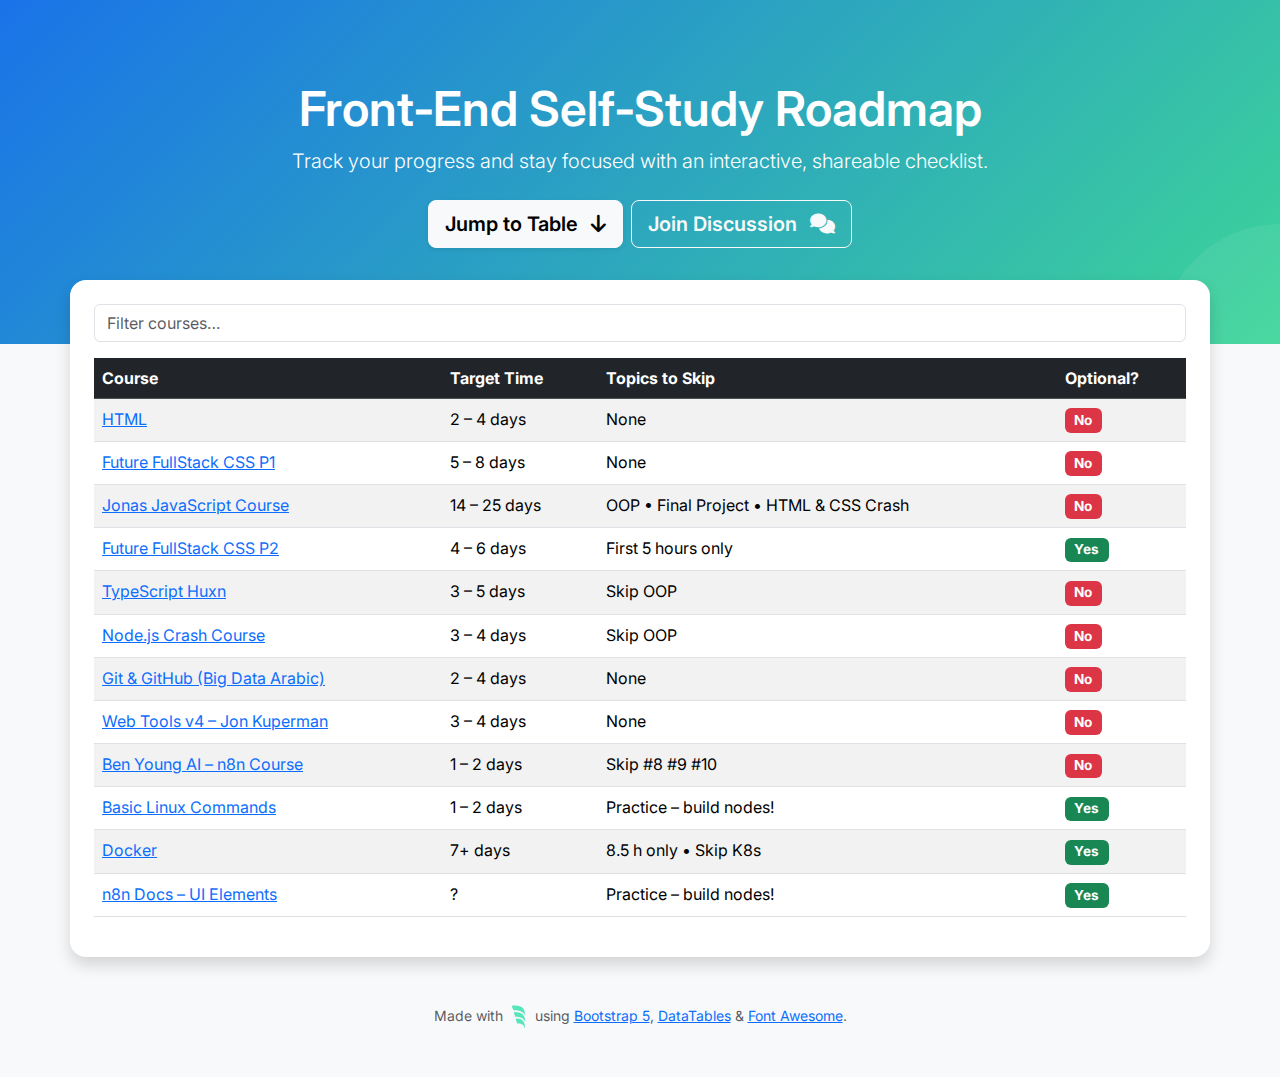
<file: index.html>
<!DOCTYPE html>
<html lang="en">
<head>
  <meta charset="UTF-8" />
  <meta http-equiv="X-UA-Compatible" content="IE=edge" />
  <meta name="viewport" content="width=device-width, initial-scale=1.0" />
  <meta name="description" content="Interactive roadmap for learning front-end development with a focus on n8n custom node creation" />
  <meta name="keywords" content="n8n, frontend, development, roadmap, learning" />
  <meta name="author" content="n8n Learning Roadmap" />
  <link rel="icon" href="img/favicon.svg" type="image/svg+xml" />
  <title>Front‑End Learning Roadmap</title>

  <!-- Google Fonts -->
  <link href="https://fonts.googleapis.com/css2?family=Inter:wght@400;500;600;700&display=swap" rel="stylesheet" />

  <!-- Bootstrap 5 (CSS) -->
  <link href="https://cdn.jsdelivr.net/npm/bootstrap@5.3.3/dist/css/bootstrap.min.css" rel="stylesheet" />

  <!-- Font Awesome Icons -->
  <link href="https://cdnjs.cloudflare.com/ajax/libs/font-awesome/6.5.0/css/all.min.css" rel="stylesheet" />

  <!-- DataTables (CSS) – if CDN unreachable we still fall back gracefully -->
  <link href="https://cdn.datatables.net/v/bs5/dt-2.0.0/datatables.min.css" rel="stylesheet" onerror="this.disabled=true;" />

  <!-- Custom CSS -->  
  <link href="css/styles.css" rel="stylesheet" />
</head>
<body>
  <!-- Hero / Header -->
  <header class="hero text-center">
    <div class="container">
      <h1 class="display-5 fw-semibold">Front‑End Self‑Study Roadmap</h1>
      <p class="lead mb-4">Track your progress and stay focused with an interactive, shareable checklist.</p>
      <div class="d-flex justify-content-center gap-2">
        <a href="#roadmap" class="btn btn-light btn-lg fw-semibold shadow-sm">Jump to Table <i class="fa fa-arrow-down ms-2"></i></a>
        <a href="comments.html" class="btn btn-outline-light btn-lg fw-semibold">Join Discussion <i class="fa fa-comments ms-2"></i></a>
      </div>
    </div>
  </header>

  <!-- Roadmap Table -->
  <section id="roadmap" class="datatable-container container bg-white shadow p-4 rounded-4">
    <div class="table-responsive">
      <table id="learningTable" class="table table-striped table-hover w-100">
        <thead class="table-dark">
          <tr>
            <th>Course</th>
            <th>Target Time</th>
            <th>Topics to Skip</th>
            <th>Optional?</th>
          </tr>
        </thead>
        <tbody></tbody>
      </table>
    </div>
  </section>

  <footer class="py-5 text-center small text-muted">
    <div class="container">
      Made with <a id="windsurf-referral" href="https://windsurf.com/refer?referral_code=nxaj37gi6b4dw008" target="_blank"><img src="img/windsurf-logo.svg" alt="Windsurf Logo" width="24" height="24"></a> using <a href="https://getbootstrap.com/" target="_blank">Bootstrap 5</a>, <a href="https://datatables.net/" target="_blank">DataTables</a> &amp; <a href="https://fontawesome.com/" target="_blank">Font Awesome</a>.
    </div>
  </footer>

  <!-- JS Dependencies (deferred) -->
  <script src="https://cdn.jsdelivr.net/npm/bootstrap@5.3.3/dist/js/bootstrap.bundle.min.js" defer></script>
  <script src="https://cdn.datatables.net/v/bs5/dt-2.0.0/datatables.min.js" defer onerror="console.warn('DataTables CDN blocked – falling back to vanilla table');"></script>

  <!-- App logic -->
  <script src="js/main.js" defer></script>
</body>
</html>
</file>
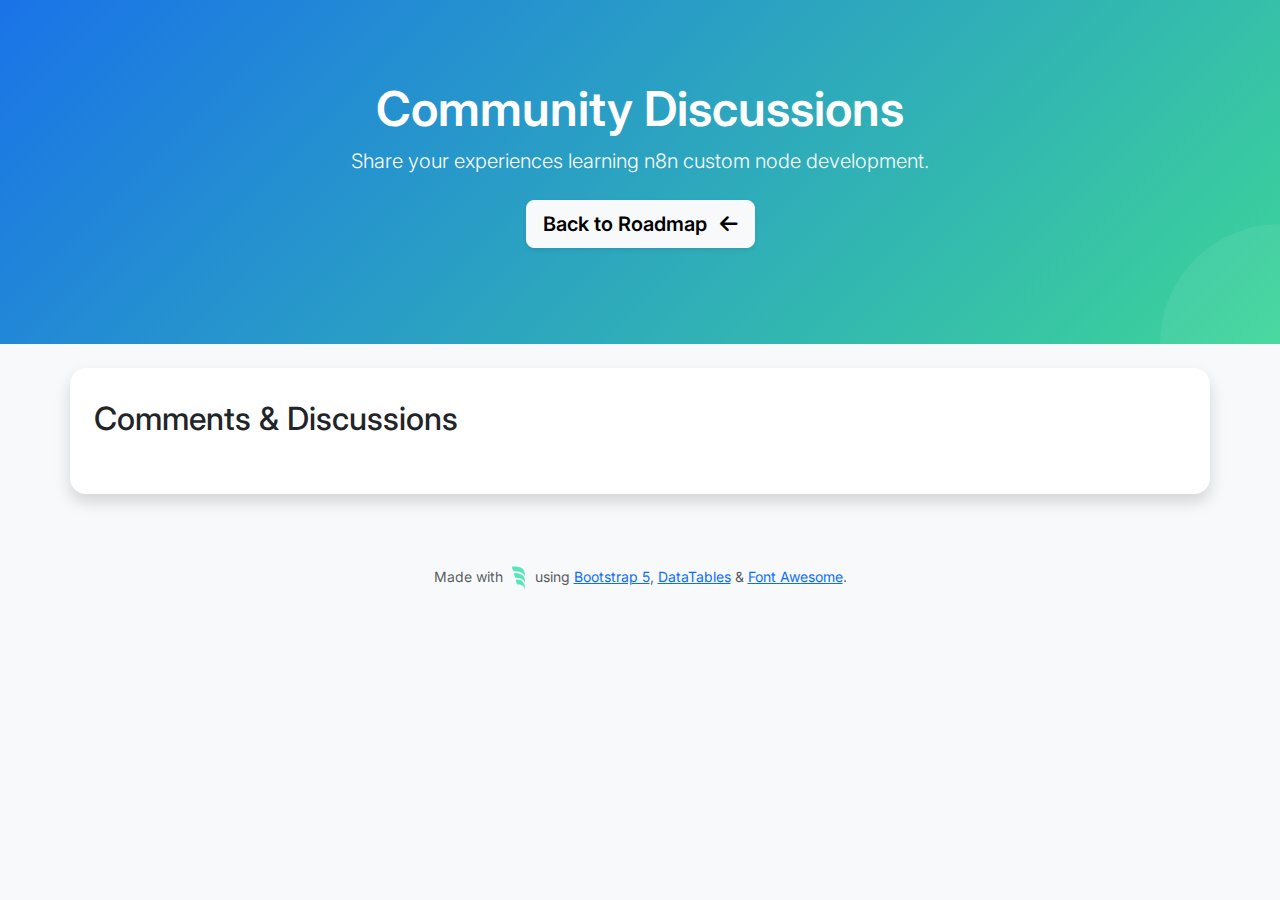
<file: comments.html>
<!DOCTYPE html>
<html lang="en">
<head>
  <meta charset="UTF-8" />
  <meta http-equiv="X-UA-Compatible" content="IE=edge" />
  <meta name="viewport" content="width=device-width, initial-scale=1.0" />
  <meta name="description" content="Community discussions about n8n custom node development" />
  <meta name="keywords" content="n8n, frontend, development, roadmap, learning, comments" />
  <meta name="author" content="n8n Learning Roadmap" />
  <link rel="icon" href="img/favicon.svg" type="image/svg+xml" />
  <title>Comments - Front‑End Learning Roadmap</title>

  <!-- Google Fonts -->
  <link href="https://fonts.googleapis.com/css2?family=Inter:wght@400;500;600;700&display=swap" rel="stylesheet" />

  <!-- Bootstrap 5 (CSS) -->
  <link href="https://cdn.jsdelivr.net/npm/bootstrap@5.3.3/dist/css/bootstrap.min.css" rel="stylesheet" />

  <!-- Font Awesome Icons -->
  <link href="https://cdnjs.cloudflare.com/ajax/libs/font-awesome/6.5.0/css/all.min.css" rel="stylesheet" />

  <!-- Custom CSS -->
  <link href="css/styles.css" rel="stylesheet" />
</head>
<body>
  <!-- Hero / Header -->
  <header class="hero text-center">
    <div class="container">
      <h1 class="display-5 fw-semibold">Community Discussions</h1>
      <p class="lead mb-4">Share your experiences learning n8n custom node development.</p>
      <a href="index.html" class="btn btn-light btn-lg fw-semibold shadow-sm">Back to Roadmap <i class="fa fa-arrow-left ms-2"></i></a>
    </div>
  </header>

  <!-- Comments Section -->
  <section class="container bg-white shadow p-4 rounded-4 my-4">
    <div id="comments" class="py-2">
      <h2 class="mb-4">Comments & Discussions</h2>
      <!-- Giscus will be injected here -->
      <div class="giscus"></div>
    </div>
  </section>

  <footer class="py-5 text-center small text-muted">
    <div class="container">
      Made with <a id="windsurf-referral" href="https://windsurf.com/refer?referral_code=nxaj37gi6b4dw008" target="_blank"><img src="img/windsurf-logo.svg" alt="Windsurf Logo" width="24" height="24"></a> using <a href="https://getbootstrap.com/" target="_blank">Bootstrap 5</a>, <a href="https://datatables.net/" target="_blank">DataTables</a> &amp; <a href="https://fontawesome.com/" target="_blank">Font Awesome</a>.
    </div>
  </footer>

  <!-- JS Dependencies -->
  <script src="https://cdn.jsdelivr.net/npm/bootstrap@5.3.3/dist/js/bootstrap.bundle.min.js" defer></script>
  
  <!-- Giscus Comments -->
  <script src="https://giscus.app/client.js"
    data-repo="Automations-Project/front-end-courses"
    data-repo-id="R_kgDOOgEYeA"
    data-category="Ideas"
    data-category-id="DIC_kwDOOgEYeM4CpfVa"
    data-mapping="pathname"
    data-strict="0"
    data-reactions-enabled="1"
    data-emit-metadata="0"
    data-input-position="top"
    data-theme="light"
    data-lang="en"
    data-loading="lazy"
    crossorigin="anonymous"
    async>
  </script>

  <!-- App logic -->
  <script src="js/main.js" defer></script>
</body>
</html>
</file>
<file: css/styles.css>
:root {
  --bs-body-font-family: "Inter", system-ui, -apple-system, sans-serif;
}
body { background:#f8f9fa; }
.hero{background:linear-gradient(135deg,#1a73e8,#3dd598);color:#fff;padding:5rem 0 6rem;position:relative;overflow:hidden}
.hero:before{content:"";position:absolute;bottom:-120px;right:-120px;width:240px;height:240px;background:rgba(255,255,255,.07);border-radius:50%}
.datatable-container{margin-top:-4rem;z-index:10;position:relative}
table.dataTable tbody a{text-decoration:none;color:#0d6efd;font-weight:500}
table.dataTable tbody a[target="_blank"]:after{content:"\f35d";font-family:"Font Awesome 6 Free", monospace;font-weight:900;margin-left:6px;font-size:.75rem}
.badge-opt{font-size:.85rem;padding:.35rem .6rem}
</file>
